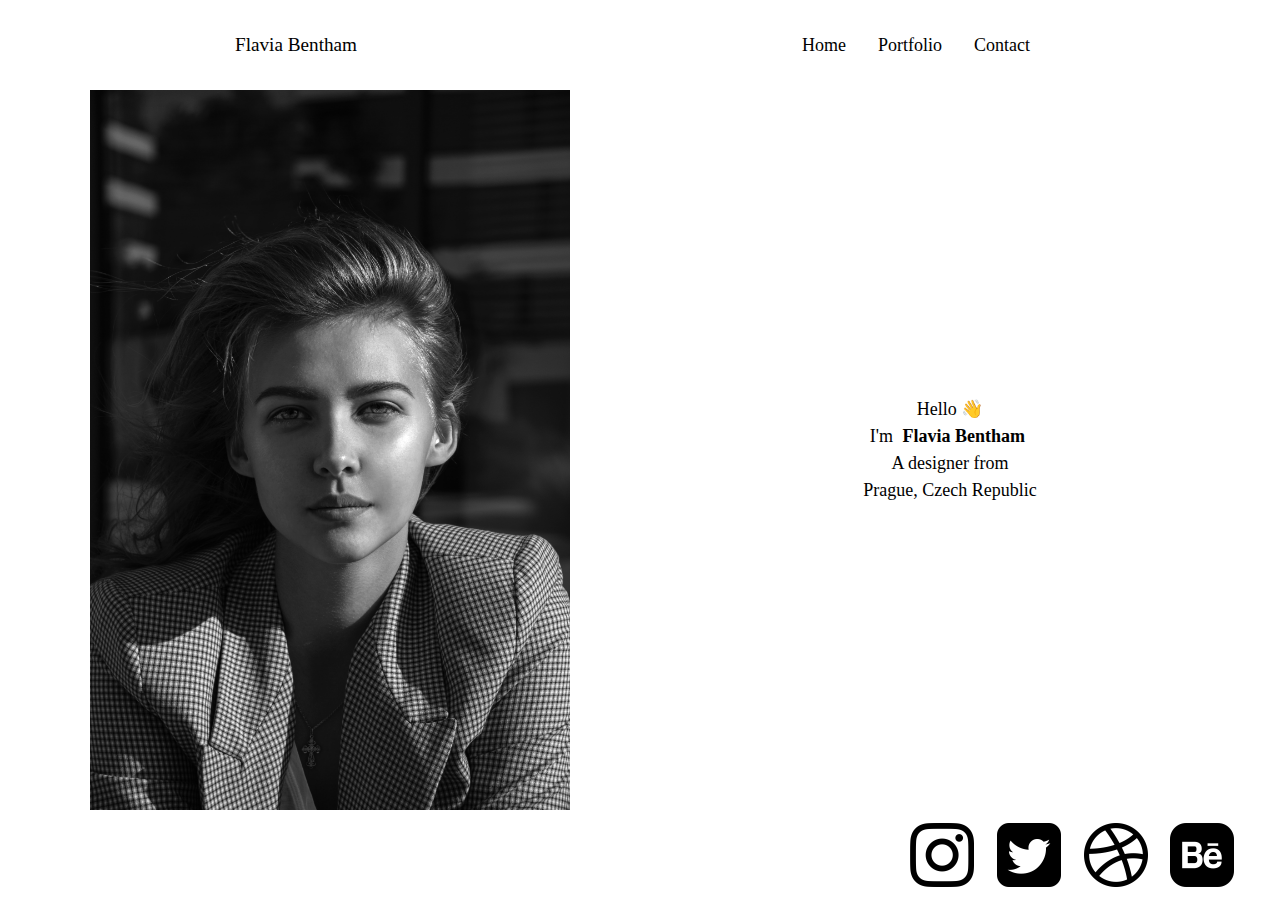
<file: responsive-images/index.html>
<!DOCTYPE html>
<html lang="en">
<head>
  <meta charset="UTF-8">
  <meta http-equiv="X-UA-Compatible" content="IE=edge">
  <meta name="viewport" content="width=device-width, initial-scale=1.0">
  <link rel="stylesheet" href="styles.css">
  <title>Responsive images</title>
</head>
<body>
  <div class="container">    
    <header>
      <div class="header__name">Flavia Bentham</div>
      <nav>
        <ul>
          <li><a href="#">Home</a></li>
          <li><a href="#">Portfolio</a></li>
          <li><a href="#">Contact</a></li>
        </ul>
      </nav>
    </header>
  
    <main>
      <div class="main__image"></div>
      <div class="main__text">
        <p>Hello &#128075;</p>
        <p>I&apos;m <strong>Flavia Bentham</strong></p>
        <p>A designer from</p>
        <p>Prague, Czech Republic</p>
      </div>
    </main>
  
    <footer>
      <div class="footer__logo">
        <img src="./public/instagram.png" alt="Instagram logo">
      </div>
      <div class="footer__logo">
        <img src="./public/twitter-sign.png" alt="Twitter logo">
      </div>
      <div class="footer__logo">
        <img src="./public/dribbble-logo.png" alt="Dribble logo">
      </div>
      <div class="footer__logo">
        <img src="./public/behance.png" alt="Behance logo">
      </div>
    </footer>
  </div>
</body>
</html>
</file>
<file: responsive-images/styles.css>
/* Start: CSS reset */
*, *::before, *::after {
  box-sizing: border-box;
}
* {
  margin: 0px 5px;
}
html, body {
  height: 100%;
}
body {
  line-height: 1.5;
  -webkit-font-smoothing: antialiased;
}
img, picture, video, canvas, svg {
  display: block;
  max-width: 100%;
}
input, button, textarea, select {
  font: inherit;
}
p, h1, h2, h3, h4, h5, h6 {
  overflow-wrap: break-word;
}
#root, #__next {
  isolation: isolate;
}
a {
  text-decoration: none;
  color: inherit;
}
ul {
  list-style: none;
  padding: 0;
}
/* End: CSS reset */


/* Container */
.container {
  height: 100%;
}


/* Header */
header {
  height: 10%;
  display: flex;
  flex-direction: row;
  justify-content: space-around;
  align-items: center;
}

.header__name {
  font-size: larger;
}

header nav ul {
  display: flex;
  flex-direction: row;
  gap: 12px;
}

header nav li {
  font-size: large;
}

@media only screen and (max-width: 650px) {
  .header__name {
    font-size: larger;
  }

  header nav {
    display: none;
  }  
}


/* Main */
main {
  height: 80%;
  display: flex;
  flex-direction: row;
}

.main__image {
  width: 50%;

  background-image: url('./public/photo.jpg');
  background-size: contain;
  background-repeat: no-repeat;
  background-position: center;
}

.main__text {
  width: 50%;
  display: flex;
  flex-direction: column;
  justify-content: center;
  align-items: center;

  font-size: large;
}

@media only screen and (max-width: 650px) {
  main {
    flex-direction: column;
    align-items: center;
    justify-content: center;
  }
  
  .main__image {
    width: 50%;
    height: 25%;
    background-size: cover;
    border-radius: 50%;
  }

  .main__text {
    width: 100%;
    
    font-size: medium;
  }  
}


/* Footer */
footer {
  height: 10%;
  display: flex;
  flex-direction: row;
  align-items: center;
  justify-content: flex-end;
  gap: 1vw;
  padding-right: 2vw;
}

.footer__logo {
  width: 5vw;
}

@media only screen and (max-width: 650px) {
  footer {
    justify-content: center;
  }

  .footer__logo {
    width: 10vw;
  }
}
</file>
